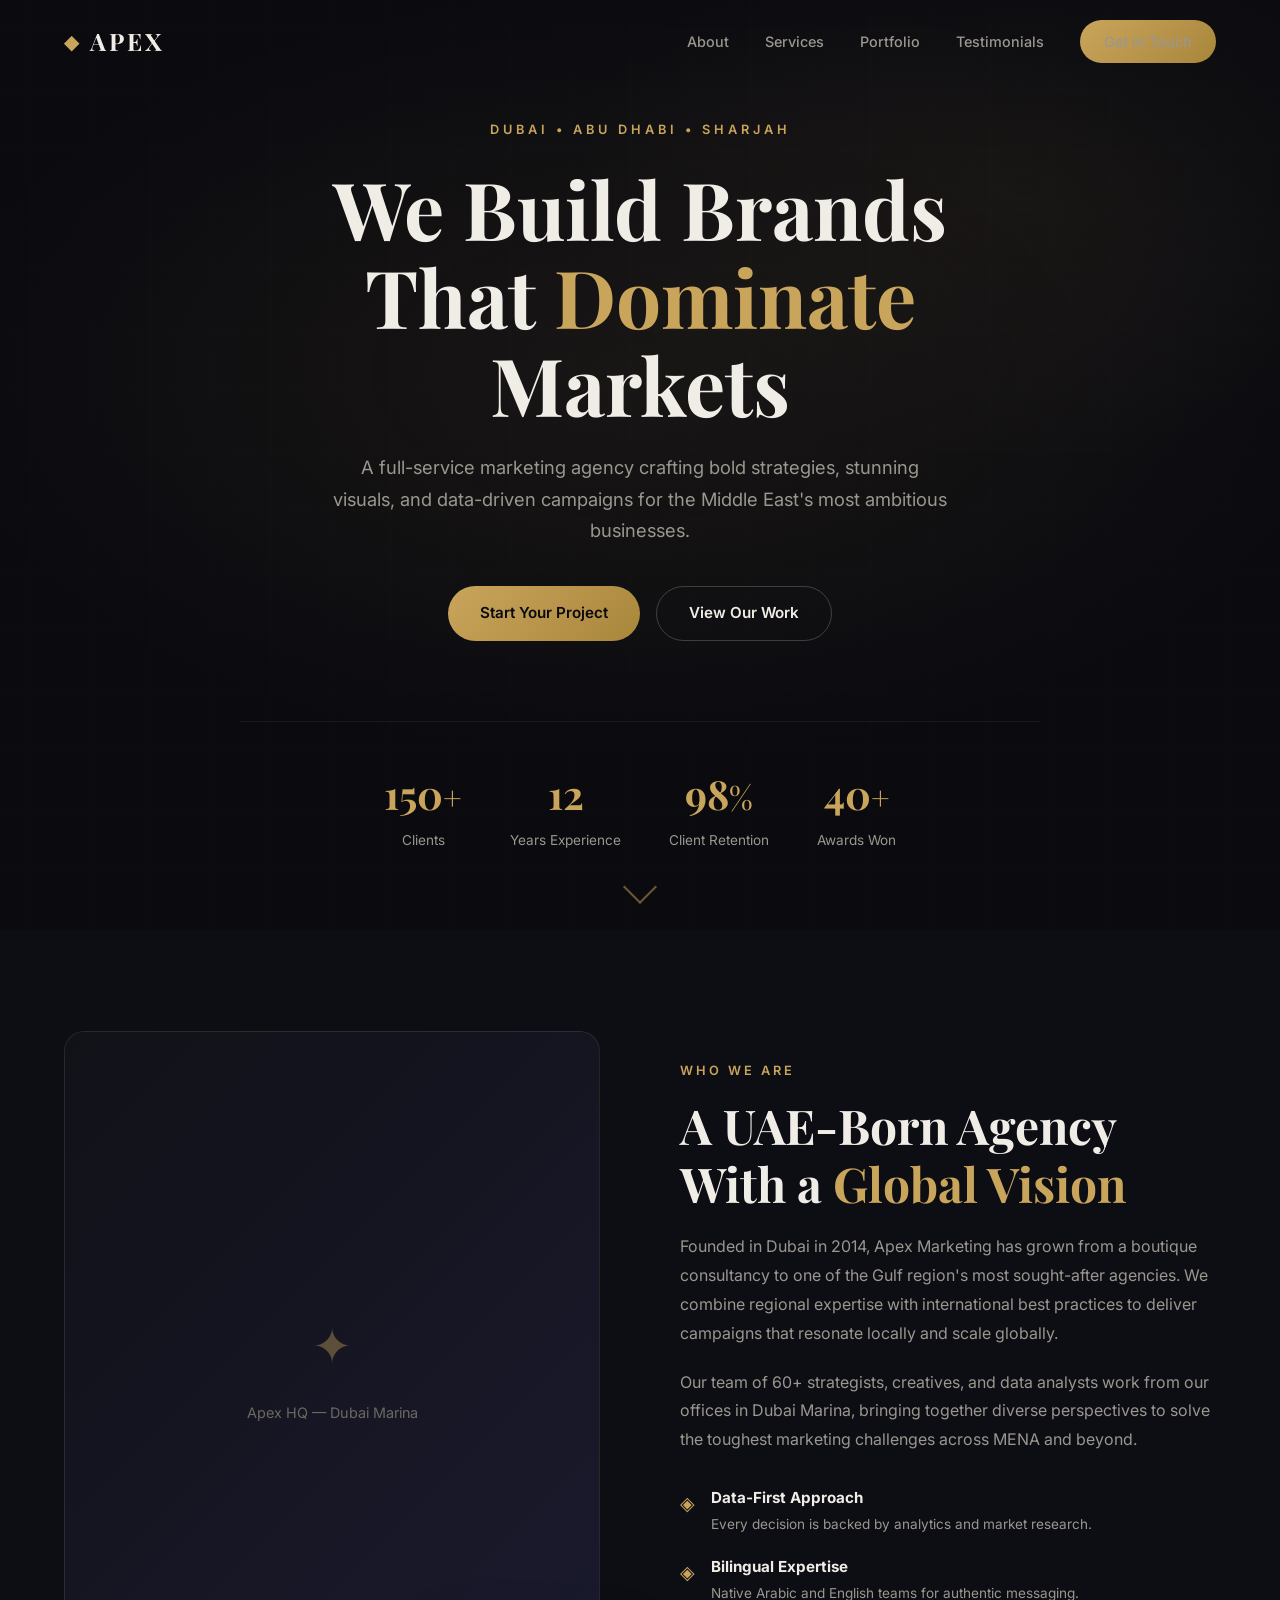
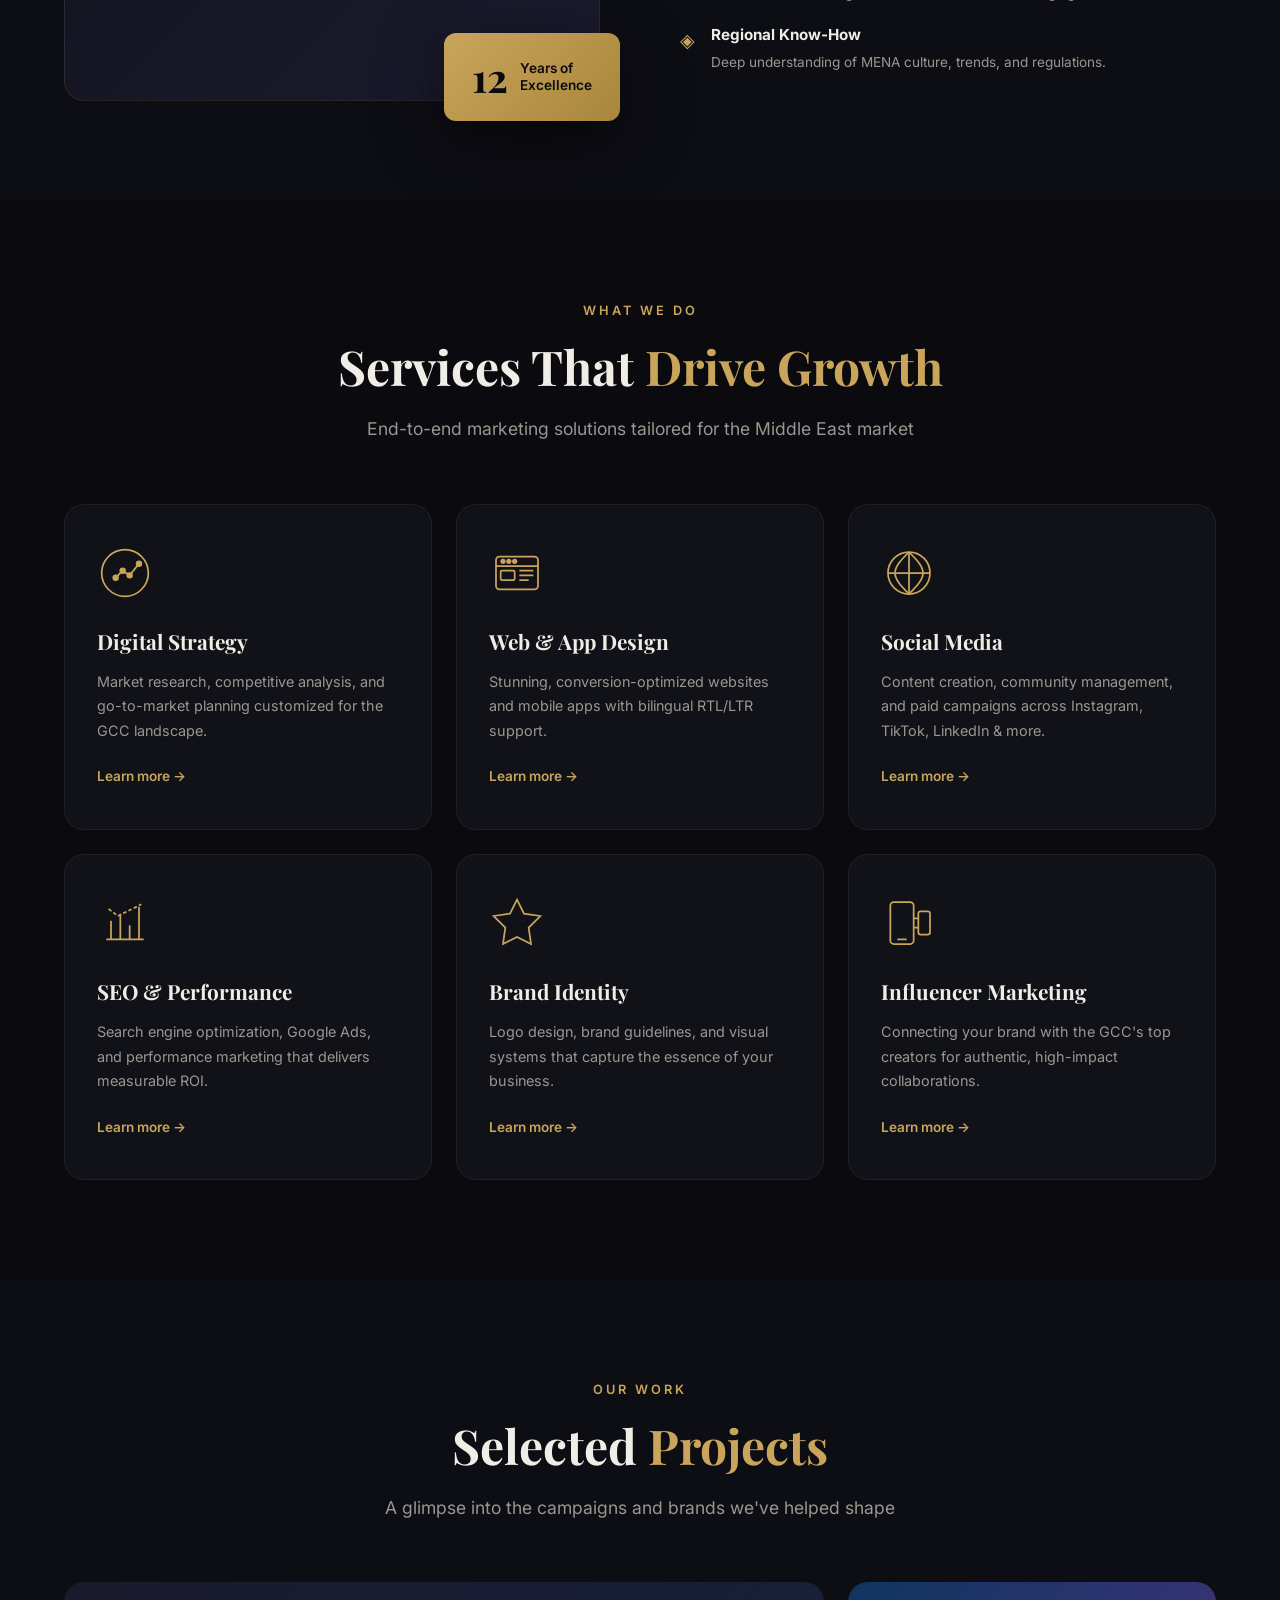
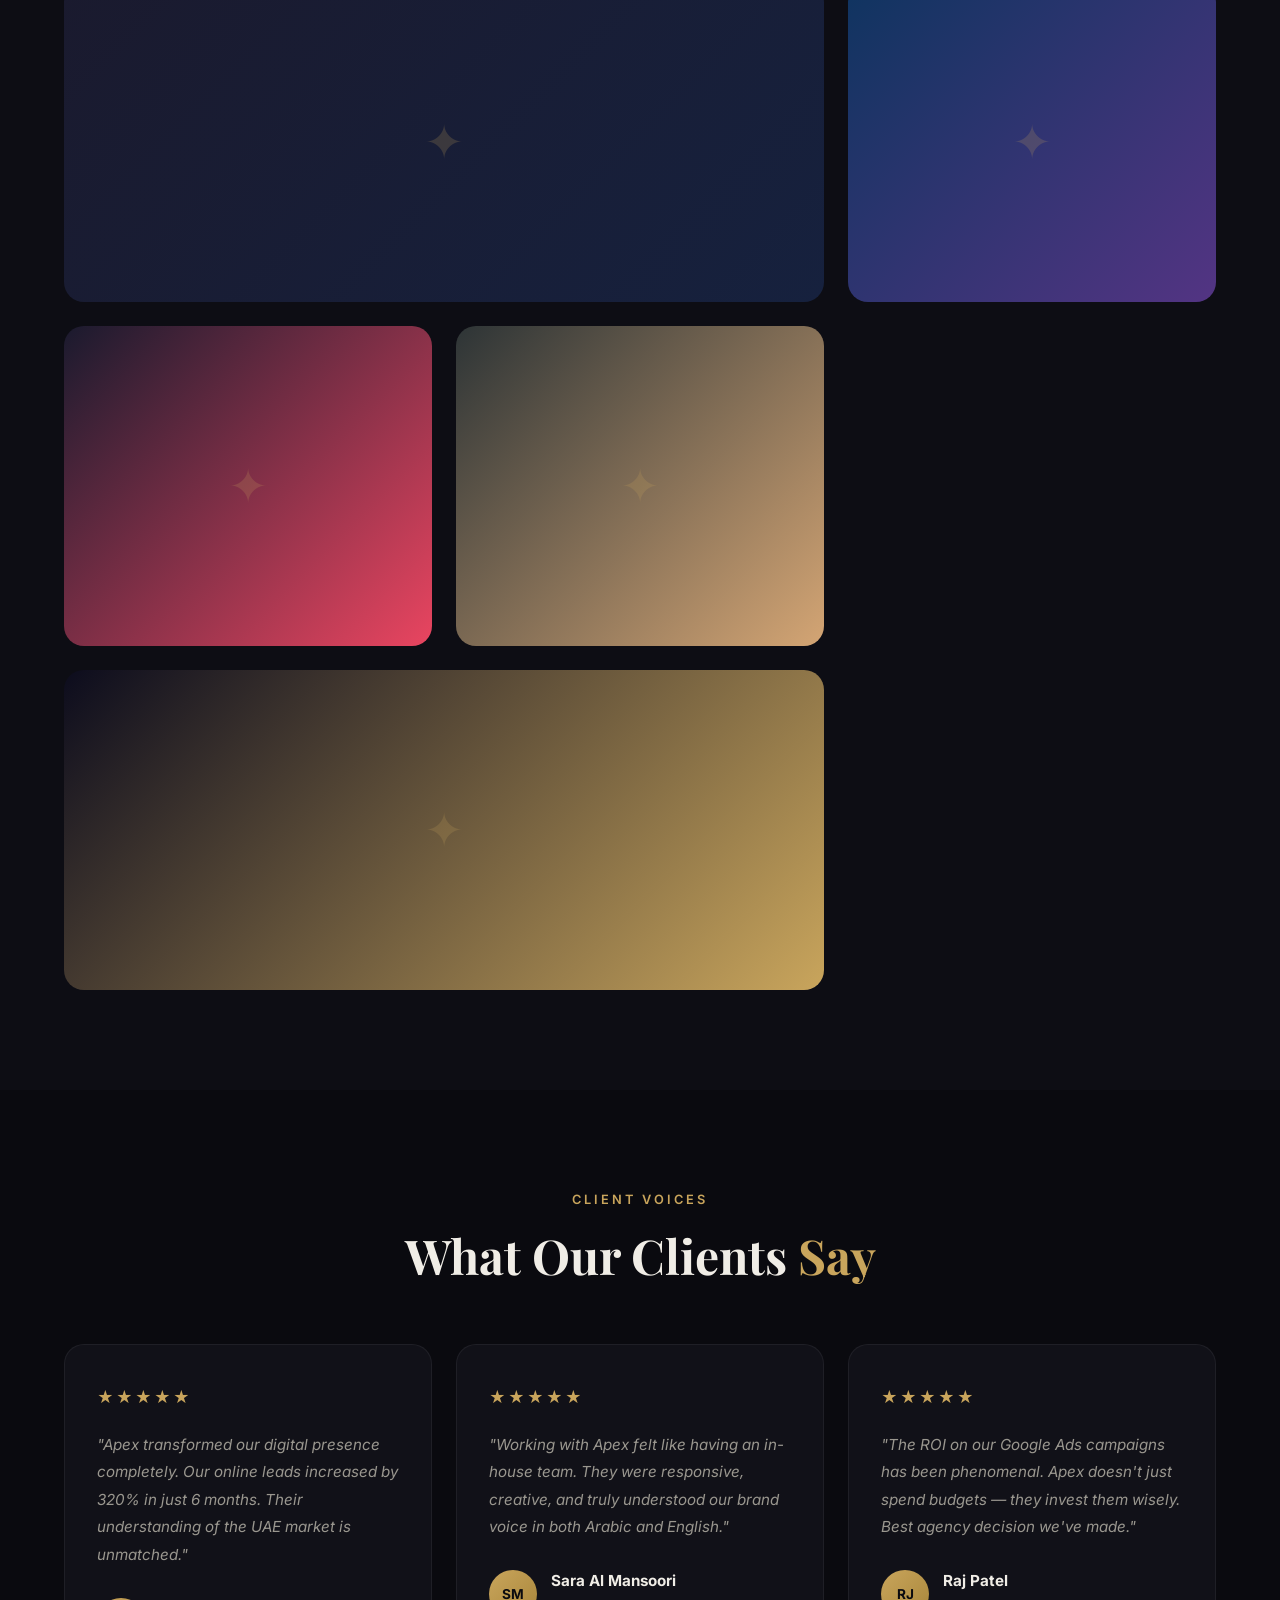
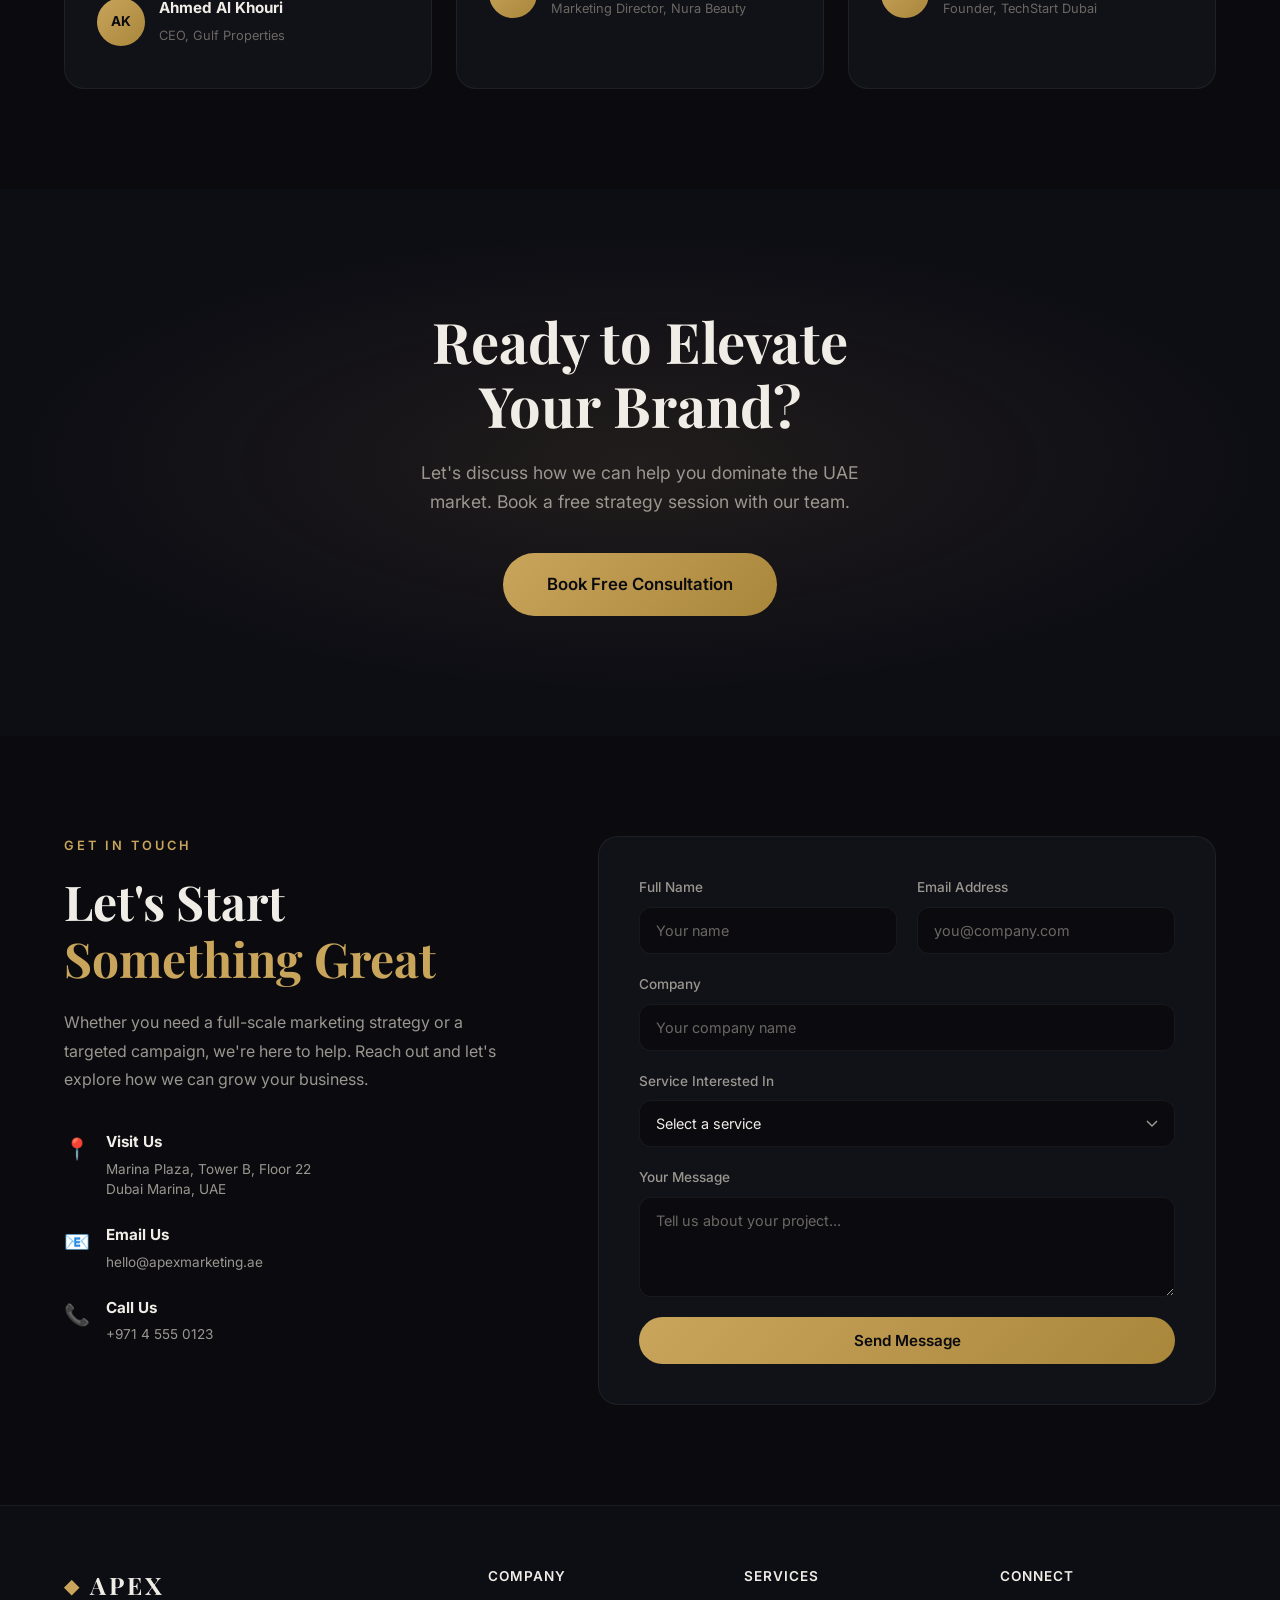
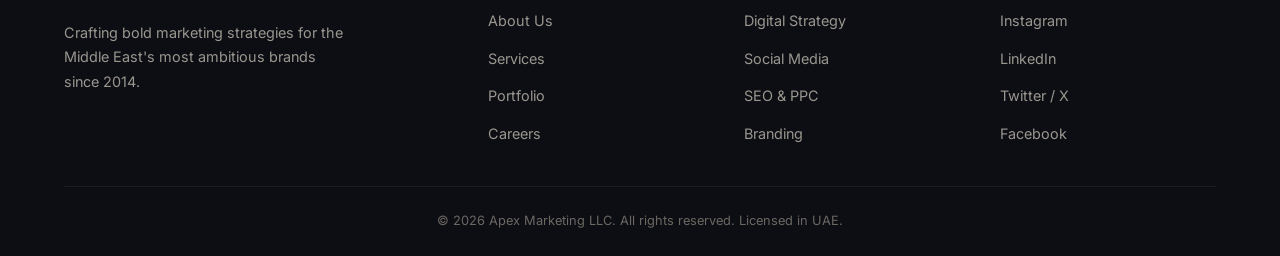
<file: UAE_Landing/index.html>
<!DOCTYPE html>
<html lang="en" dir="ltr">
<head>
    <meta charset="UTF-8">
    <meta name="viewport" content="width=device-width, initial-scale=1.0">
    <title>Apex Marketing — Premier Digital Agency in UAE</title>
    <link rel="preconnect" href="https://fonts.googleapis.com">
    <link rel="preconnect" href="https://fonts.gstatic.com" crossorigin>
    <link href="https://fonts.googleapis.com/css2?family=Playfair+Display:wght@400;700&family=Inter:wght@300;400;500;600;700&display=swap" rel="stylesheet">
    <link rel="stylesheet" href="style.css">
</head>
<body>

<!-- Navigation -->
<nav class="navbar" id="navbar">
    <div class="container nav-container">
        <a href="#" class="logo">
            <span class="logo-icon">◆</span> APEX
        </a>
        <button class="nav-toggle" id="navToggle" aria-label="Toggle menu">
            <span></span><span></span><span></span>
        </button>
        <ul class="nav-links" id="navLinks">
            <li><a href="#about">About</a></li>
            <li><a href="#services">Services</a></li>
            <li><a href="#portfolio">Portfolio</a></li>
            <li><a href="#testimonials">Testimonials</a></li>
            <li><a href="#contact" class="btn btn-nav">Get in Touch</a></li>
        </ul>
    </div>
</nav>

<!-- Hero Section -->
<header class="hero">
    <div class="hero-bg"></div>
    <div class="hero-overlay"></div>
    <div class="container hero-content">
        <p class="hero-label" data-animate="fade-up">Dubai &bull; Abu Dhabi &bull; Sharjah</p>
        <h1 class="hero-title" data-animate="fade-up" data-delay="100">
            We Build Brands<br>
            That <span class="text-gold">Dominate</span> Markets
        </h1>
        <p class="hero-subtitle" data-animate="fade-up" data-delay="200">
            A full-service marketing agency crafting bold strategies, stunning visuals,
            and data-driven campaigns for the Middle East's most ambitious businesses.
        </p>
        <div class="hero-actions" data-animate="fade-up" data-delay="300">
            <a href="#contact" class="btn btn-primary">Start Your Project</a>
            <a href="#portfolio" class="btn btn-outline">View Our Work</a>
        </div>
        <div class="hero-stats" data-animate="fade-up" data-delay="400">
            <div class="stat">
                <span class="stat-number" data-count="150">0</span><span class="stat-plus">+</span>
                <span class="stat-label">Clients</span>
            </div>
            <div class="stat">
                <span class="stat-number" data-count="12">0</span>
                <span class="stat-label">Years Experience</span>
            </div>
            <div class="stat">
                <span class="stat-number" data-count="98">0</span><span class="stat-plus">%</span>
                <span class="stat-label">Client Retention</span>
            </div>
            <div class="stat">
                <span class="stat-number" data-count="40">0</span><span class="stat-plus">+</span>
                <span class="stat-label">Awards Won</span>
            </div>
        </div>
    </div>
    <a href="#about" class="scroll-indicator" aria-label="Scroll down">
        <div class="scroll-arrow"></div>
    </a>
</header>

<!-- About Section -->
<section class="section about" id="about">
    <div class="container">
        <div class="about-grid">
            <div class="about-visual" data-animate="fade-right">
                <div class="about-image-wrapper">
                    <div class="about-image">
                        <div class="about-image-placeholder">
                            <span class="placeholder-icon">✦</span>
                            <span>Apex HQ — Dubai Marina</span>
                        </div>
                    </div>
                    <div class="about-accent-box">
                        <span class="accent-number">12</span>
                        <span class="accent-text">Years of<br>Excellence</span>
                    </div>
                </div>
            </div>
            <div class="about-content" data-animate="fade-left">
                <p class="section-label">Who We Are</p>
                <h2 class="section-title">A UAE-Born Agency<br>With a <span class="text-gold">Global Vision</span></h2>
                <p class="about-text">
                    Founded in Dubai in 2014, Apex Marketing has grown from a boutique
                    consultancy to one of the Gulf region's most sought-after agencies.
                    We combine regional expertise with international best practices to
                    deliver campaigns that resonate locally and scale globally.
                </p>
                <p class="about-text">
                    Our team of 60+ strategists, creatives, and data analysts work from
                    our offices in Dubai Marina, bringing together diverse perspectives
                    to solve the toughest marketing challenges across MENA and beyond.
                </p>
                <div class="about-features">
                    <div class="feature">
                        <span class="feature-icon">◈</span>
                        <div>
                            <strong>Data-First Approach</strong>
                            <p>Every decision is backed by analytics and market research.</p>
                        </div>
                    </div>
                    <div class="feature">
                        <span class="feature-icon">◈</span>
                        <div>
                            <strong>Bilingual Expertise</strong>
                            <p>Native Arabic and English teams for authentic messaging.</p>
                        </div>
                    </div>
                    <div class="feature">
                        <span class="feature-icon">◈</span>
                        <div>
                            <strong>Regional Know-How</strong>
                            <p>Deep understanding of MENA culture, trends, and regulations.</p>
                        </div>
                    </div>
                </div>
            </div>
        </div>
    </div>
</section>

<!-- Services Section -->
<section class="section services" id="services">
    <div class="container">
        <div class="section-header" data-animate="fade-up">
            <p class="section-label">What We Do</p>
            <h2 class="section-title">Services That <span class="text-gold">Drive Growth</span></h2>
            <p class="section-subtitle">
                End-to-end marketing solutions tailored for the Middle East market
            </p>
        </div>
        <div class="services-grid">
            <div class="service-card" data-animate="fade-up" data-delay="0">
                <div class="service-icon">
                    <svg viewBox="0 0 48 48" fill="none" stroke="currentColor" stroke-width="1.5">
                        <circle cx="24" cy="24" r="20"/>
                        <path d="M16 28 L22 22 L28 26 L36 16"/>
                        <circle cx="16" cy="28" r="2" fill="currentColor"/>
                        <circle cx="22" cy="22" r="2" fill="currentColor"/>
                        <circle cx="28" cy="26" r="2" fill="currentColor"/>
                        <circle cx="36" cy="16" r="2" fill="currentColor"/>
                    </svg>
                </div>
                <h3>Digital Strategy</h3>
                <p>Market research, competitive analysis, and go-to-market planning customized for the GCC landscape.</p>
                <a href="#contact" class="service-link">Learn more →</a>
            </div>
            <div class="service-card" data-animate="fade-up" data-delay="100">
                <div class="service-icon">
                    <svg viewBox="0 0 48 48" fill="none" stroke="currentColor" stroke-width="1.5">
                        <rect x="6" y="10" width="36" height="28" rx="3"/>
                        <path d="M6 18 L42 18"/>
                        <circle cx="12" cy="14" r="1.5" fill="currentColor"/>
                        <circle cx="17" cy="14" r="1.5" fill="currentColor"/>
                        <circle cx="22" cy="14" r="1.5" fill="currentColor"/>
                        <rect x="10" y="22" width="12" height="8" rx="1"/>
                        <path d="M26 22 L38 22 M26 26 L38 26 M26 30 L34 30"/>
                    </svg>
                </div>
                <h3>Web &amp; App Design</h3>
                <p>Stunning, conversion-optimized websites and mobile apps with bilingual RTL/LTR support.</p>
                <a href="#contact" class="service-link">Learn more →</a>
            </div>
            <div class="service-card" data-animate="fade-up" data-delay="200">
                <div class="service-icon">
                    <svg viewBox="0 0 48 48" fill="none" stroke="currentColor" stroke-width="1.5">
                        <path d="M24 6 L24 42 M6 24 L42 24"/>
                        <path d="M24 6 C30 12, 36 18, 36 24 C36 30, 30 36, 24 42"/>
                        <path d="M24 6 C18 12, 12 18, 12 24 C12 30, 18 36, 24 42"/>
                        <circle cx="24" cy="24" r="18"/>
                    </svg>
                </div>
                <h3>Social Media</h3>
                <p>Content creation, community management, and paid campaigns across Instagram, TikTok, LinkedIn &amp; more.</p>
                <a href="#contact" class="service-link">Learn more →</a>
            </div>
            <div class="service-card" data-animate="fade-up" data-delay="300">
                <div class="service-icon">
                    <svg viewBox="0 0 48 48" fill="none" stroke="currentColor" stroke-width="1.5">
                        <path d="M12 38 L12 22 M20 38 L20 16 M28 38 L28 26 M36 38 L36 10"/>
                        <path d="M8 38 L40 38"/>
                        <path d="M10 12 L18 18 L26 14 L38 8" stroke-dasharray="3 2"/>
                    </svg>
                </div>
                <h3>SEO &amp; Performance</h3>
                <p>Search engine optimization, Google Ads, and performance marketing that delivers measurable ROI.</p>
                <a href="#contact" class="service-link">Learn more →</a>
            </div>
            <div class="service-card" data-animate="fade-up" data-delay="400">
                <div class="service-icon">
                    <svg viewBox="0 0 48 48" fill="none" stroke="currentColor" stroke-width="1.5">
                        <path d="M24 4 L30 16 L44 18 L34 28 L36 42 L24 36 L12 42 L14 28 L4 18 L18 16 Z"/>
                    </svg>
                </div>
                <h3>Brand Identity</h3>
                <p>Logo design, brand guidelines, and visual systems that capture the essence of your business.</p>
                <a href="#contact" class="service-link">Learn more →</a>
            </div>
            <div class="service-card" data-animate="fade-up" data-delay="500">
                <div class="service-icon">
                    <svg viewBox="0 0 48 48" fill="none" stroke="currentColor" stroke-width="1.5">
                        <rect x="8" y="6" width="20" height="36" rx="3"/>
                        <path d="M14 38 L22 38"/>
                        <rect x="32" y="14" width="10" height="20" rx="2"/>
                        <path d="M28 20 L32 20 M28 28 L32 28"/>
                    </svg>
                </div>
                <h3>Influencer Marketing</h3>
                <p>Connecting your brand with the GCC's top creators for authentic, high-impact collaborations.</p>
                <a href="#contact" class="service-link">Learn more →</a>
            </div>
        </div>
    </div>
</section>

<!-- Portfolio Section -->
<section class="section portfolio" id="portfolio">
    <div class="container">
        <div class="section-header" data-animate="fade-up">
            <p class="section-label">Our Work</p>
            <h2 class="section-title">Selected <span class="text-gold">Projects</span></h2>
            <p class="section-subtitle">
                A glimpse into the campaigns and brands we've helped shape
            </p>
        </div>
        <div class="portfolio-grid">
            <div class="portfolio-item portfolio-large" data-animate="fade-up">
                <div class="portfolio-card">
                    <div class="portfolio-image" style="background: linear-gradient(135deg, #1a1a2e, #16213e);">
                        <span class="portfolio-placeholder">✦</span>
                    </div>
                    <div class="portfolio-overlay">
                        <span class="portfolio-tag">Branding + Digital</span>
                        <h3>Emirates Luxe Hotels</h3>
                        <p>Complete rebrand and digital transformation for a 5-star hotel chain across the UAE.</p>
                    </div>
                </div>
            </div>
            <div class="portfolio-item" data-animate="fade-up" data-delay="100">
                <div class="portfolio-card">
                    <div class="portfolio-image" style="background: linear-gradient(135deg, #0f3460, #533483);">
                        <span class="portfolio-placeholder">✦</span>
                    </div>
                    <div class="portfolio-overlay">
                        <span class="portfolio-tag">Social Media</span>
                        <h3>Al Futtaim Retail</h3>
                        <p>Social-first campaign that generated 4M+ impressions during Dubai Shopping Festival.</p>
                    </div>
                </div>
            </div>
            <div class="portfolio-item" data-animate="fade-up" data-delay="200">
                <div class="portfolio-card">
                    <div class="portfolio-image" style="background: linear-gradient(135deg, #1a1a2e, #e94560);">
                        <span class="portfolio-placeholder">✦</span>
                    </div>
                    <div class="portfolio-overlay">
                        <span class="portfolio-tag">Performance</span>
                        <h3>Gulf Finance App</h3>
                        <p>User acquisition campaign achieving 300% ROI with CPA 40% below target.</p>
                    </div>
                </div>
            </div>
            <div class="portfolio-item" data-animate="fade-up" data-delay="100">
                <div class="portfolio-card">
                    <div class="portfolio-image" style="background: linear-gradient(135deg, #2d3436, #d4a574);">
                        <span class="portfolio-placeholder">✦</span>
                    </div>
                    <div class="portfolio-overlay">
                        <span class="portfolio-tag">Brand Identity</span>
                        <h3>Nura Beauty</h3>
                        <p>From zero to 200K followers — brand launch and influencer strategy for a homegrown beauty brand.</p>
                    </div>
                </div>
            </div>
            <div class="portfolio-item portfolio-large" data-animate="fade-up" data-delay="200">
                <div class="portfolio-card">
                    <div class="portfolio-image" style="background: linear-gradient(135deg, #0c0c1d, #c9a55c);">
                        <span class="portfolio-placeholder">✦</span>
                    </div>
                    <div class="portfolio-overlay">
                        <span class="portfolio-tag">Full Service</span>
                        <h3>Dubai Tech Summit 2025</h3>
                        <p>End-to-end event marketing: 10,000 attendees, 50+ speakers, global press coverage.</p>
                    </div>
                </div>
            </div>
        </div>
    </div>
</section>

<!-- Testimonials Section -->
<section class="section testimonials" id="testimonials">
    <div class="container">
        <div class="section-header" data-animate="fade-up">
            <p class="section-label">Client Voices</p>
            <h2 class="section-title">What Our Clients <span class="text-gold">Say</span></h2>
        </div>
        <div class="testimonials-grid">
            <div class="testimonial-card" data-animate="fade-up" data-delay="0">
                <div class="testimonial-stars">★★★★★</div>
                <p class="testimonial-text">
                    "Apex transformed our digital presence completely. Our online leads increased by 320%
                    in just 6 months. Their understanding of the UAE market is unmatched."
                </p>
                <div class="testimonial-author">
                    <div class="author-avatar">AK</div>
                    <div>
                        <strong>Ahmed Al Khouri</strong>
                        <span>CEO, Gulf Properties</span>
                    </div>
                </div>
            </div>
            <div class="testimonial-card" data-animate="fade-up" data-delay="150">
                <div class="testimonial-stars">★★★★★</div>
                <p class="testimonial-text">
                    "Working with Apex felt like having an in-house team. They were responsive, creative,
                    and truly understood our brand voice in both Arabic and English."
                </p>
                <div class="testimonial-author">
                    <div class="author-avatar">SM</div>
                    <div>
                        <strong>Sara Al Mansoori</strong>
                        <span>Marketing Director, Nura Beauty</span>
                    </div>
                </div>
            </div>
            <div class="testimonial-card" data-animate="fade-up" data-delay="300">
                <div class="testimonial-stars">★★★★★</div>
                <p class="testimonial-text">
                    "The ROI on our Google Ads campaigns has been phenomenal. Apex doesn't just spend
                    budgets — they invest them wisely. Best agency decision we've made."
                </p>
                <div class="testimonial-author">
                    <div class="author-avatar">RJ</div>
                    <div>
                        <strong>Raj Patel</strong>
                        <span>Founder, TechStart Dubai</span>
                    </div>
                </div>
            </div>
        </div>
    </div>
</section>

<!-- CTA Section -->
<section class="section cta-section">
    <div class="cta-bg"></div>
    <div class="container cta-container" data-animate="fade-up">
        <h2 class="cta-title">Ready to Elevate<br>Your Brand?</h2>
        <p class="cta-text">
            Let's discuss how we can help you dominate the UAE market.
            Book a free strategy session with our team.
        </p>
        <a href="#contact" class="btn btn-primary btn-large">Book Free Consultation</a>
    </div>
</section>

<!-- Contact Section -->
<section class="section contact" id="contact">
    <div class="container">
        <div class="contact-grid">
            <div class="contact-info" data-animate="fade-right">
                <p class="section-label">Get in Touch</p>
                <h2 class="section-title">Let's Start<br><span class="text-gold">Something Great</span></h2>
                <p class="contact-text">
                    Whether you need a full-scale marketing strategy or a targeted campaign,
                    we're here to help. Reach out and let's explore how we can grow your business.
                </p>
                <div class="contact-details">
                    <div class="contact-item">
                        <span class="contact-icon">📍</span>
                        <div>
                            <strong>Visit Us</strong>
                            <p>Marina Plaza, Tower B, Floor 22<br>Dubai Marina, UAE</p>
                        </div>
                    </div>
                    <div class="contact-item">
                        <span class="contact-icon">📧</span>
                        <div>
                            <strong>Email Us</strong>
                            <p>hello@apexmarketing.ae</p>
                        </div>
                    </div>
                    <div class="contact-item">
                        <span class="contact-icon">📞</span>
                        <div>
                            <strong>Call Us</strong>
                            <p>+971 4 555 0123</p>
                        </div>
                    </div>
                </div>
            </div>
            <div class="contact-form-wrapper" data-animate="fade-left">
                <form class="contact-form" id="contactForm">
                    <div class="form-row">
                        <div class="form-group">
                            <label for="name">Full Name</label>
                            <input type="text" id="name" name="name" placeholder="Your name" required>
                        </div>
                        <div class="form-group">
                            <label for="email">Email Address</label>
                            <input type="email" id="email" name="email" placeholder="you@company.com" required>
                        </div>
                    </div>
                    <div class="form-group">
                        <label for="company">Company</label>
                        <input type="text" id="company" name="company" placeholder="Your company name">
                    </div>
                    <div class="form-group">
                        <label for="service">Service Interested In</label>
                        <select id="service" name="service">
                            <option value="">Select a service</option>
                            <option value="strategy">Digital Strategy</option>
                            <option value="web">Web & App Design</option>
                            <option value="social">Social Media</option>
                            <option value="seo">SEO & Performance</option>
                            <option value="brand">Brand Identity</option>
                            <option value="influencer">Influencer Marketing</option>
                            <option value="other">Other</option>
                        </select>
                    </div>
                    <div class="form-group">
                        <label for="message">Your Message</label>
                        <textarea id="message" name="message" rows="4" placeholder="Tell us about your project..."></textarea>
                    </div>
                    <button type="submit" class="btn btn-primary btn-full">Send Message</button>
                </form>
            </div>
        </div>
    </div>
</section>

<!-- Footer -->
<footer class="footer">
    <div class="container">
        <div class="footer-top">
            <div class="footer-brand">
                <a href="#" class="logo">
                    <span class="logo-icon">◆</span> APEX
                </a>
                <p>Crafting bold marketing strategies for the Middle East's most ambitious brands since 2014.</p>
            </div>
            <div class="footer-links">
                <div class="footer-col">
                    <h4>Company</h4>
                    <ul>
                        <li><a href="#about">About Us</a></li>
                        <li><a href="#services">Services</a></li>
                        <li><a href="#portfolio">Portfolio</a></li>
                        <li><a href="#">Careers</a></li>
                    </ul>
                </div>
                <div class="footer-col">
                    <h4>Services</h4>
                    <ul>
                        <li><a href="#">Digital Strategy</a></li>
                        <li><a href="#">Social Media</a></li>
                        <li><a href="#">SEO & PPC</a></li>
                        <li><a href="#">Branding</a></li>
                    </ul>
                </div>
                <div class="footer-col">
                    <h4>Connect</h4>
                    <ul>
                        <li><a href="#">Instagram</a></li>
                        <li><a href="#">LinkedIn</a></li>
                        <li><a href="#">Twitter / X</a></li>
                        <li><a href="#">Facebook</a></li>
                    </ul>
                </div>
            </div>
        </div>
        <div class="footer-bottom">
            <p>&copy; 2026 Apex Marketing LLC. All rights reserved. Licensed in UAE.</p>
        </div>
    </div>
</footer>

<script src="script.js"></script>
</body>
</html>
</file>
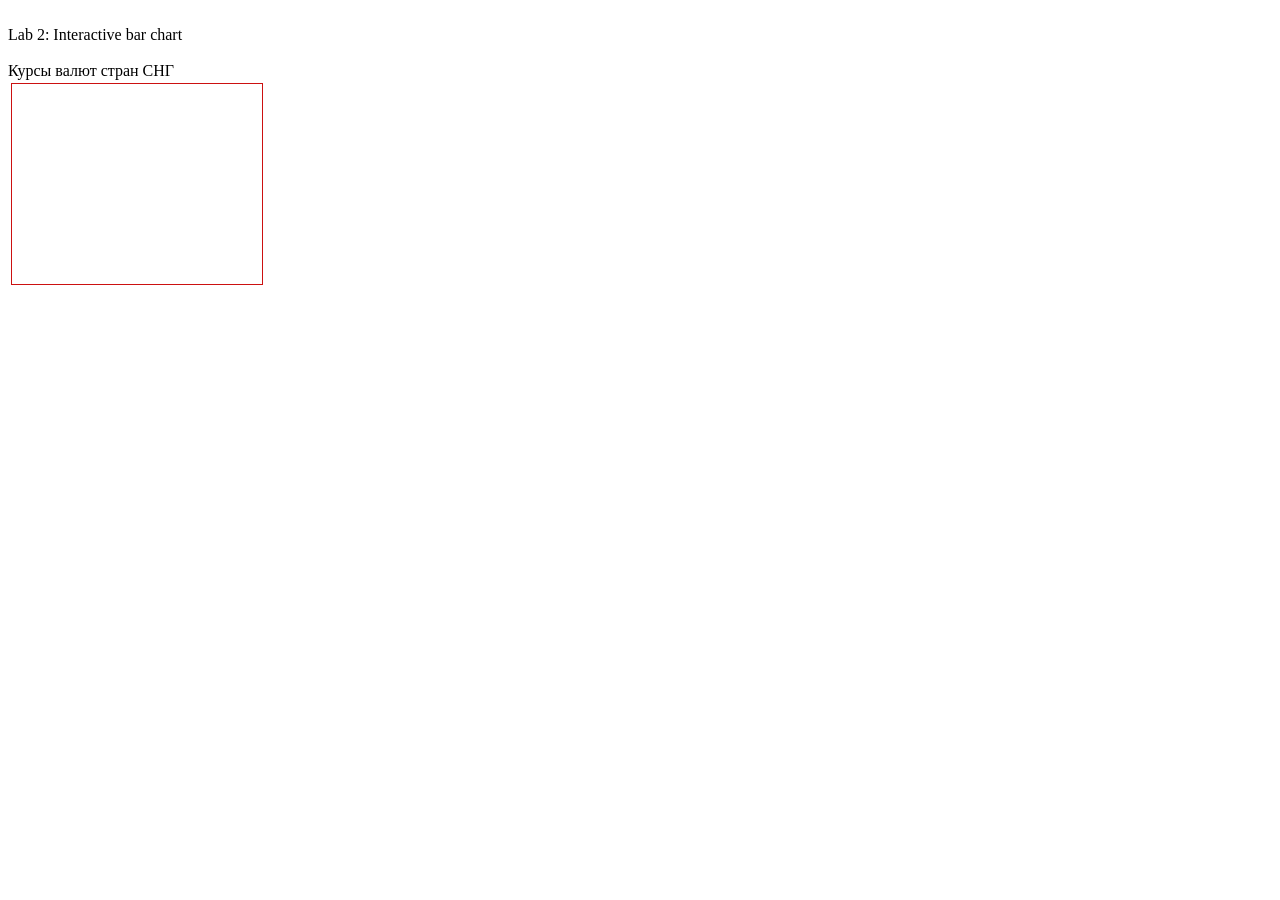
<file: Project2/bar.html>
<!DOCTYPE html>
<html>
<head>
  <meta charset="utf-8">
  <meta name="viewport" container="width=device-width, initial-scale=1.0">
  <title>Lab2: D3 Bar</title>
  <script src="https://d3js.org/d3.v6.min.js"></script>
  <script src="bar.js" defer></script>
  <style media="screen">
      .container {
          width: 250px;
          height: 200px;
          border: 1px solid #CC1111;
      }
      .bar {
          fill: #DD1111;
      }
      ul {
        list-style: none;
        margin: 3rem auto;
        padding: 1rem;
        width: 100px;
      }
      li {
        box-shadow: 0 2px 8px rgba(0,0,0,0.26);
        margin: 1rem 0;
        padding: 0.5rem;
      }
      .added {
        background-color: lightgreen;
      }
      .removed {
        background-color: orange;
      }
  </style>
  <br>Lab 2: Interactive bar chart<br>
  <br>Курсы валют стран СНГ<br>
</head>
<body>
  <table>
    <tr>
      <td>
        <svg class="container"></svg>
      </td>
      <td>
        <ul id="mylist"></ul>
      </td>
  </tr>
  </table>

</body>
</html>
</file>
<file: UAE_Landing/style.css>
/* ========================================
   APEX MARKETING — UAE Landing Page
   Premium Dark + Gold Theme
   ======================================== */

/* --- Reset & Base --- */
*, *::before, *::after {
    margin: 0;
    padding: 0;
    box-sizing: border-box;
}

:root {
    --bg-dark: #0a0a0f;
    --bg-card: #111118;
    --bg-card-hover: #16161f;
    --bg-section-alt: #0d0d14;
    --gold: #c9a55c;
    --gold-light: #e0c483;
    --gold-dark: #a8863a;
    --text-primary: #f0ede6;
    --text-secondary: #9a978f;
    --text-muted: #6b6862;
    --border: rgba(201, 165, 92, 0.12);
    --border-light: rgba(255, 255, 255, 0.06);
    --radius: 12px;
    --radius-lg: 20px;
    --transition: 0.3s cubic-bezier(0.4, 0, 0.2, 1);
    --font-heading: 'Playfair Display', Georgia, serif;
    --font-body: 'Inter', -apple-system, sans-serif;
}

html {
    scroll-behavior: smooth;
    scroll-padding-top: 80px;
}

body {
    font-family: var(--font-body);
    background: var(--bg-dark);
    color: var(--text-primary);
    line-height: 1.6;
    overflow-x: hidden;
    -webkit-font-smoothing: antialiased;
}

.container {
    max-width: 1200px;
    margin: 0 auto;
    padding: 0 24px;
}

a {
    color: inherit;
    text-decoration: none;
    transition: color var(--transition);
}

img {
    max-width: 100%;
    display: block;
}

/* --- Typography --- */
.text-gold {
    color: var(--gold);
}

.section-label {
    font-size: 0.8rem;
    font-weight: 600;
    letter-spacing: 3px;
    text-transform: uppercase;
    color: var(--gold);
    margin-bottom: 16px;
}

.section-title {
    font-family: var(--font-heading);
    font-size: clamp(2rem, 4vw, 3rem);
    font-weight: 700;
    line-height: 1.2;
    margin-bottom: 20px;
}

.section-subtitle {
    font-size: 1.1rem;
    color: var(--text-secondary);
    max-width: 560px;
    margin: 0 auto;
}

.section-header {
    text-align: center;
    margin-bottom: 60px;
}

.section {
    padding: 100px 0;
}

/* --- Buttons --- */
.btn {
    display: inline-flex;
    align-items: center;
    justify-content: center;
    gap: 8px;
    padding: 14px 32px;
    font-family: var(--font-body);
    font-size: 0.95rem;
    font-weight: 600;
    border: none;
    border-radius: 50px;
    cursor: pointer;
    transition: all var(--transition);
    white-space: nowrap;
}

.btn-primary {
    background: linear-gradient(135deg, var(--gold), var(--gold-dark));
    color: #0a0a0f;
}

.btn-primary:hover {
    background: linear-gradient(135deg, var(--gold-light), var(--gold));
    transform: translateY(-2px);
    box-shadow: 0 8px 30px rgba(201, 165, 92, 0.3);
}

.btn-outline {
    background: transparent;
    color: var(--text-primary);
    border: 1.5px solid rgba(255, 255, 255, 0.2);
}

.btn-outline:hover {
    border-color: var(--gold);
    color: var(--gold);
    transform: translateY(-2px);
}

.btn-large {
    padding: 18px 44px;
    font-size: 1.05rem;
}

.btn-full {
    width: 100%;
}

.btn-nav {
    padding: 10px 24px;
    font-size: 0.85rem;
    background: linear-gradient(135deg, var(--gold), var(--gold-dark));
    color: #0a0a0f;
    border-radius: 50px;
}

.btn-nav:hover {
    background: linear-gradient(135deg, var(--gold-light), var(--gold));
}

/* --- Navigation --- */
.navbar {
    position: fixed;
    top: 0;
    left: 0;
    width: 100%;
    z-index: 1000;
    padding: 20px 0;
    transition: all var(--transition);
}

.navbar.scrolled {
    background: rgba(10, 10, 15, 0.92);
    backdrop-filter: blur(20px);
    padding: 12px 0;
    border-bottom: 1px solid var(--border-light);
}

.nav-container {
    display: flex;
    align-items: center;
    justify-content: space-between;
}

.logo {
    font-family: var(--font-heading);
    font-size: 1.5rem;
    font-weight: 700;
    letter-spacing: 3px;
    color: var(--text-primary);
    display: flex;
    align-items: center;
    gap: 8px;
}

.logo-icon {
    color: var(--gold);
    font-size: 1.2rem;
}

.nav-links {
    display: flex;
    align-items: center;
    gap: 36px;
    list-style: none;
}

.nav-links a {
    font-size: 0.9rem;
    font-weight: 500;
    color: var(--text-secondary);
    position: relative;
}

.nav-links a:not(.btn):hover {
    color: var(--text-primary);
}

.nav-links a:not(.btn)::after {
    content: '';
    position: absolute;
    bottom: -4px;
    left: 0;
    width: 0;
    height: 1.5px;
    background: var(--gold);
    transition: width var(--transition);
}

.nav-links a:not(.btn):hover::after {
    width: 100%;
}

.nav-toggle {
    display: none;
    flex-direction: column;
    gap: 5px;
    background: none;
    border: none;
    cursor: pointer;
    padding: 4px;
}

.nav-toggle span {
    width: 24px;
    height: 2px;
    background: var(--text-primary);
    border-radius: 2px;
    transition: all var(--transition);
}

/* --- Hero --- */
.hero {
    position: relative;
    min-height: 100vh;
    display: flex;
    align-items: center;
    justify-content: center;
    overflow: hidden;
}

.hero-bg {
    position: absolute;
    inset: 0;
    background:
        radial-gradient(ellipse 80% 60% at 50% 40%, rgba(201, 165, 92, 0.08) 0%, transparent 70%),
        radial-gradient(ellipse 60% 50% at 80% 20%, rgba(201, 165, 92, 0.05) 0%, transparent 60%),
        var(--bg-dark);
}

.hero-overlay {
    position: absolute;
    inset: 0;
    background: url("data:image/svg+xml,%3Csvg width='60' height='60' xmlns='http://www.w3.org/2000/svg'%3E%3Cpath d='M0 0h60v60H0z' fill='none'/%3E%3Cpath d='M30 0v60M0 30h60' stroke='rgba(255,255,255,0.02)' stroke-width='0.5'/%3E%3C/svg%3E");
}

.hero-content {
    position: relative;
    text-align: center;
    padding: 120px 0 80px;
}

.hero-label {
    font-size: 0.8rem;
    font-weight: 600;
    letter-spacing: 4px;
    text-transform: uppercase;
    color: var(--gold);
    margin-bottom: 24px;
}

.hero-title {
    font-family: var(--font-heading);
    font-size: clamp(2.8rem, 7vw, 5rem);
    font-weight: 700;
    line-height: 1.1;
    margin-bottom: 24px;
    max-width: 800px;
    margin-left: auto;
    margin-right: auto;
}

.hero-subtitle {
    font-size: 1.15rem;
    color: var(--text-secondary);
    max-width: 620px;
    margin: 0 auto 40px;
    line-height: 1.7;
}

.hero-actions {
    display: flex;
    gap: 16px;
    justify-content: center;
    flex-wrap: wrap;
    margin-bottom: 80px;
}

.hero-stats {
    display: flex;
    justify-content: center;
    gap: 48px;
    flex-wrap: wrap;
    padding-top: 40px;
    border-top: 1px solid var(--border-light);
}

.stat {
    text-align: center;
}

.stat-number {
    font-family: var(--font-heading);
    font-size: 2.5rem;
    font-weight: 700;
    color: var(--gold);
    display: inline;
}

.stat-plus {
    font-family: var(--font-heading);
    font-size: 2rem;
    color: var(--gold);
}

.stat-label {
    display: block;
    font-size: 0.85rem;
    color: var(--text-secondary);
    margin-top: 4px;
}

.scroll-indicator {
    position: absolute;
    bottom: 32px;
    left: 50%;
    transform: translateX(-50%);
    display: flex;
    flex-direction: column;
    align-items: center;
    gap: 8px;
    animation: bounce 2s infinite;
}

.scroll-arrow {
    width: 24px;
    height: 24px;
    border-right: 2px solid var(--gold);
    border-bottom: 2px solid var(--gold);
    transform: rotate(45deg);
    opacity: 0.5;
}

@keyframes bounce {
    0%, 100% { transform: translateX(-50%) translateY(0); }
    50% { transform: translateX(-50%) translateY(8px); }
}

/* --- About --- */
.about {
    background: var(--bg-section-alt);
}

.about-grid {
    display: grid;
    grid-template-columns: 1fr 1fr;
    gap: 80px;
    align-items: center;
}

.about-image-wrapper {
    position: relative;
}

.about-image {
    aspect-ratio: 4/5;
    border-radius: var(--radius-lg);
    overflow: hidden;
    background: linear-gradient(135deg, #111118, #1a1a2e);
    border: 1px solid var(--border);
}

.about-image-placeholder {
    width: 100%;
    height: 100%;
    display: flex;
    flex-direction: column;
    align-items: center;
    justify-content: center;
    gap: 16px;
    color: var(--text-muted);
    font-size: 0.9rem;
}

.placeholder-icon {
    font-size: 3rem;
    color: var(--gold);
    opacity: 0.4;
}

.about-accent-box {
    position: absolute;
    bottom: -20px;
    right: -20px;
    background: linear-gradient(135deg, var(--gold), var(--gold-dark));
    color: #0a0a0f;
    padding: 24px 28px;
    border-radius: var(--radius);
    display: flex;
    align-items: center;
    gap: 12px;
    box-shadow: 0 20px 60px rgba(0, 0, 0, 0.5);
}

.accent-number {
    font-family: var(--font-heading);
    font-size: 2.5rem;
    font-weight: 700;
    line-height: 1;
}

.accent-text {
    font-size: 0.85rem;
    font-weight: 600;
    line-height: 1.3;
}

.about-text {
    color: var(--text-secondary);
    margin-bottom: 20px;
    line-height: 1.8;
}

.about-features {
    margin-top: 32px;
    display: flex;
    flex-direction: column;
    gap: 20px;
}

.feature {
    display: flex;
    gap: 16px;
    align-items: flex-start;
}

.feature-icon {
    color: var(--gold);
    font-size: 1.2rem;
    margin-top: 2px;
    flex-shrink: 0;
}

.feature strong {
    display: block;
    margin-bottom: 4px;
    font-size: 0.95rem;
}

.feature p {
    font-size: 0.85rem;
    color: var(--text-secondary);
    line-height: 1.5;
}

/* --- Services --- */
.services {
    background: var(--bg-dark);
}

.services-grid {
    display: grid;
    grid-template-columns: repeat(3, 1fr);
    gap: 24px;
}

.service-card {
    background: var(--bg-card);
    border: 1px solid var(--border-light);
    border-radius: var(--radius-lg);
    padding: 40px 32px;
    transition: all var(--transition);
    position: relative;
    overflow: hidden;
}

.service-card::before {
    content: '';
    position: absolute;
    top: 0;
    left: 0;
    right: 0;
    height: 2px;
    background: linear-gradient(90deg, transparent, var(--gold), transparent);
    opacity: 0;
    transition: opacity var(--transition);
}

.service-card:hover {
    background: var(--bg-card-hover);
    border-color: var(--border);
    transform: translateY(-4px);
    box-shadow: 0 20px 60px rgba(0, 0, 0, 0.3);
}

.service-card:hover::before {
    opacity: 1;
}

.service-icon {
    width: 56px;
    height: 56px;
    margin-bottom: 24px;
    color: var(--gold);
}

.service-icon svg {
    width: 100%;
    height: 100%;
}

.service-card h3 {
    font-family: var(--font-heading);
    font-size: 1.3rem;
    margin-bottom: 12px;
}

.service-card p {
    font-size: 0.9rem;
    color: var(--text-secondary);
    line-height: 1.7;
    margin-bottom: 20px;
}

.service-link {
    font-size: 0.85rem;
    font-weight: 600;
    color: var(--gold);
}

.service-link:hover {
    color: var(--gold-light);
}

/* --- Portfolio --- */
.portfolio {
    background: var(--bg-section-alt);
}

.portfolio-grid {
    display: grid;
    grid-template-columns: repeat(3, 1fr);
    gap: 24px;
}

.portfolio-item.portfolio-large {
    grid-column: span 2;
}

.portfolio-card {
    position: relative;
    border-radius: var(--radius-lg);
    overflow: hidden;
    cursor: pointer;
    height: 100%;
}

.portfolio-image {
    width: 100%;
    height: 320px;
    display: flex;
    align-items: center;
    justify-content: center;
    transition: transform 0.6s ease;
}

.portfolio-placeholder {
    font-size: 3rem;
    opacity: 0.2;
    color: var(--gold);
}

.portfolio-overlay {
    position: absolute;
    inset: 0;
    background: linear-gradient(to top, rgba(10, 10, 15, 0.95) 0%, rgba(10, 10, 15, 0.4) 50%, transparent 100%);
    display: flex;
    flex-direction: column;
    justify-content: flex-end;
    padding: 32px;
    opacity: 0;
    transition: opacity var(--transition);
}

.portfolio-card:hover .portfolio-overlay {
    opacity: 1;
}

.portfolio-card:hover .portfolio-image {
    transform: scale(1.05);
}

.portfolio-tag {
    font-size: 0.75rem;
    font-weight: 600;
    letter-spacing: 2px;
    text-transform: uppercase;
    color: var(--gold);
    margin-bottom: 8px;
}

.portfolio-overlay h3 {
    font-family: var(--font-heading);
    font-size: 1.4rem;
    margin-bottom: 8px;
}

.portfolio-overlay p {
    font-size: 0.85rem;
    color: var(--text-secondary);
    line-height: 1.5;
}

/* --- Testimonials --- */
.testimonials {
    background: var(--bg-dark);
}

.testimonials-grid {
    display: grid;
    grid-template-columns: repeat(3, 1fr);
    gap: 24px;
}

.testimonial-card {
    background: var(--bg-card);
    border: 1px solid var(--border-light);
    border-radius: var(--radius-lg);
    padding: 40px 32px;
    transition: all var(--transition);
}

.testimonial-card:hover {
    border-color: var(--border);
    transform: translateY(-4px);
    box-shadow: 0 20px 60px rgba(0, 0, 0, 0.3);
}

.testimonial-stars {
    color: var(--gold);
    font-size: 1rem;
    letter-spacing: 2px;
    margin-bottom: 20px;
}

.testimonial-text {
    font-size: 0.95rem;
    color: var(--text-secondary);
    line-height: 1.8;
    margin-bottom: 28px;
    font-style: italic;
}

.testimonial-author {
    display: flex;
    align-items: center;
    gap: 14px;
}

.author-avatar {
    width: 48px;
    height: 48px;
    border-radius: 50%;
    background: linear-gradient(135deg, var(--gold), var(--gold-dark));
    color: #0a0a0f;
    display: flex;
    align-items: center;
    justify-content: center;
    font-weight: 700;
    font-size: 0.85rem;
    flex-shrink: 0;
}

.testimonial-author strong {
    display: block;
    font-size: 0.95rem;
    margin-bottom: 2px;
}

.testimonial-author span {
    font-size: 0.8rem;
    color: var(--text-muted);
}

/* --- CTA --- */
.cta-section {
    position: relative;
    text-align: center;
    padding: 120px 0;
    overflow: hidden;
}

.cta-bg {
    position: absolute;
    inset: 0;
    background:
        radial-gradient(ellipse 70% 60% at 50% 50%, rgba(201, 165, 92, 0.1) 0%, transparent 70%),
        var(--bg-section-alt);
}

.cta-container {
    position: relative;
}

.cta-title {
    font-family: var(--font-heading);
    font-size: clamp(2.2rem, 5vw, 3.5rem);
    font-weight: 700;
    line-height: 1.15;
    margin-bottom: 20px;
}

.cta-text {
    font-size: 1.1rem;
    color: var(--text-secondary);
    max-width: 500px;
    margin: 0 auto 36px;
    line-height: 1.7;
}

/* --- Contact --- */
.contact {
    background: var(--bg-dark);
}

.contact-grid {
    display: grid;
    grid-template-columns: 1fr 1fr;
    gap: 80px;
    align-items: start;
}

.contact-text {
    color: var(--text-secondary);
    line-height: 1.8;
    margin-bottom: 36px;
}

.contact-details {
    display: flex;
    flex-direction: column;
    gap: 24px;
}

.contact-item {
    display: flex;
    gap: 16px;
    align-items: flex-start;
}

.contact-icon {
    font-size: 1.3rem;
    margin-top: 2px;
    flex-shrink: 0;
}

.contact-item strong {
    display: block;
    margin-bottom: 4px;
    font-size: 0.95rem;
}

.contact-item p {
    font-size: 0.85rem;
    color: var(--text-secondary);
    line-height: 1.5;
}

/* --- Form --- */
.contact-form-wrapper {
    background: var(--bg-card);
    border: 1px solid var(--border-light);
    border-radius: var(--radius-lg);
    padding: 40px;
}

.contact-form {
    display: flex;
    flex-direction: column;
    gap: 20px;
}

.form-row {
    display: grid;
    grid-template-columns: 1fr 1fr;
    gap: 20px;
}

.form-group {
    display: flex;
    flex-direction: column;
    gap: 8px;
}

.form-group label {
    font-size: 0.85rem;
    font-weight: 500;
    color: var(--text-secondary);
}

.form-group input,
.form-group select,
.form-group textarea {
    background: var(--bg-dark);
    border: 1px solid var(--border-light);
    border-radius: var(--radius);
    padding: 14px 16px;
    font-family: var(--font-body);
    font-size: 0.9rem;
    color: var(--text-primary);
    transition: border-color var(--transition);
    outline: none;
}

.form-group input::placeholder,
.form-group textarea::placeholder {
    color: var(--text-muted);
}

.form-group input:focus,
.form-group select:focus,
.form-group textarea:focus {
    border-color: var(--gold);
}

.form-group select {
    appearance: none;
    background-image: url("data:image/svg+xml,%3Csvg xmlns='http://www.w3.org/2000/svg' width='12' height='8'%3E%3Cpath d='M1 1l5 5 5-5' stroke='%239a978f' fill='none' stroke-width='1.5'/%3E%3C/svg%3E");
    background-repeat: no-repeat;
    background-position: right 16px center;
    padding-right: 40px;
    cursor: pointer;
}

.form-group select option {
    background: var(--bg-card);
}

.form-group textarea {
    resize: vertical;
    min-height: 100px;
}

/* --- Footer --- */
.footer {
    background: var(--bg-section-alt);
    border-top: 1px solid var(--border-light);
    padding: 60px 0 0;
}

.footer-top {
    display: grid;
    grid-template-columns: 1fr 2fr;
    gap: 60px;
    padding-bottom: 40px;
}

.footer-brand p {
    color: var(--text-secondary);
    font-size: 0.9rem;
    line-height: 1.7;
    margin-top: 16px;
    max-width: 280px;
}

.footer-links {
    display: grid;
    grid-template-columns: repeat(3, 1fr);
    gap: 40px;
}

.footer-col h4 {
    font-size: 0.85rem;
    font-weight: 600;
    letter-spacing: 1px;
    text-transform: uppercase;
    color: var(--text-primary);
    margin-bottom: 20px;
}

.footer-col ul {
    list-style: none;
    display: flex;
    flex-direction: column;
    gap: 12px;
}

.footer-col a {
    font-size: 0.9rem;
    color: var(--text-secondary);
}

.footer-col a:hover {
    color: var(--gold);
}

.footer-bottom {
    border-top: 1px solid var(--border-light);
    padding: 24px 0;
    text-align: center;
}

.footer-bottom p {
    font-size: 0.8rem;
    color: var(--text-muted);
}

/* --- Animations --- */
[data-animate] {
    opacity: 0;
    transform: translateY(30px);
    transition: opacity 0.7s ease, transform 0.7s ease;
}

[data-animate="fade-right"] {
    transform: translateX(-30px);
}

[data-animate="fade-left"] {
    transform: translateX(30px);
}

[data-animate].visible {
    opacity: 1;
    transform: translate(0, 0);
}

/* --- Responsive --- */
@media (max-width: 1024px) {
    .services-grid,
    .testimonials-grid {
        grid-template-columns: repeat(2, 1fr);
    }

    .portfolio-grid {
        grid-template-columns: 1fr 1fr;
    }

    .portfolio-item.portfolio-large {
        grid-column: span 2;
    }
}

@media (max-width: 768px) {
    .section {
        padding: 70px 0;
    }

    .nav-toggle {
        display: flex;
    }

    .nav-links {
        position: fixed;
        top: 0;
        right: -100%;
        width: 280px;
        height: 100vh;
        background: rgba(10, 10, 15, 0.98);
        backdrop-filter: blur(20px);
        flex-direction: column;
        align-items: flex-start;
        padding: 100px 32px 40px;
        gap: 24px;
        transition: right var(--transition);
        border-left: 1px solid var(--border-light);
    }

    .nav-links.active {
        right: 0;
    }

    .nav-toggle.active span:nth-child(1) {
        transform: rotate(45deg) translate(5px, 5px);
    }

    .nav-toggle.active span:nth-child(2) {
        opacity: 0;
    }

    .nav-toggle.active span:nth-child(3) {
        transform: rotate(-45deg) translate(5px, -5px);
    }

    .about-grid,
    .contact-grid {
        grid-template-columns: 1fr;
        gap: 40px;
    }

    .about-visual {
        order: -1;
    }

    .services-grid,
    .testimonials-grid {
        grid-template-columns: 1fr;
    }

    .portfolio-grid {
        grid-template-columns: 1fr;
    }

    .portfolio-item.portfolio-large {
        grid-column: span 1;
    }

    .hero-stats {
        gap: 24px;
    }

    .stat-number {
        font-size: 2rem;
    }

    .form-row {
        grid-template-columns: 1fr;
    }

    .footer-top {
        grid-template-columns: 1fr;
        gap: 40px;
    }

    .footer-links {
        grid-template-columns: repeat(3, 1fr);
        gap: 24px;
    }

    .hero-actions {
        flex-direction: column;
        align-items: center;
    }
}

@media (max-width: 480px) {
    .hero-title {
        font-size: 2.2rem;
    }

    .hero-stats {
        flex-direction: column;
        gap: 20px;
    }

    .footer-links {
        grid-template-columns: 1fr;
        gap: 32px;
    }

    .about-accent-box {
        right: 10px;
        bottom: -10px;
    }
}
</file>
